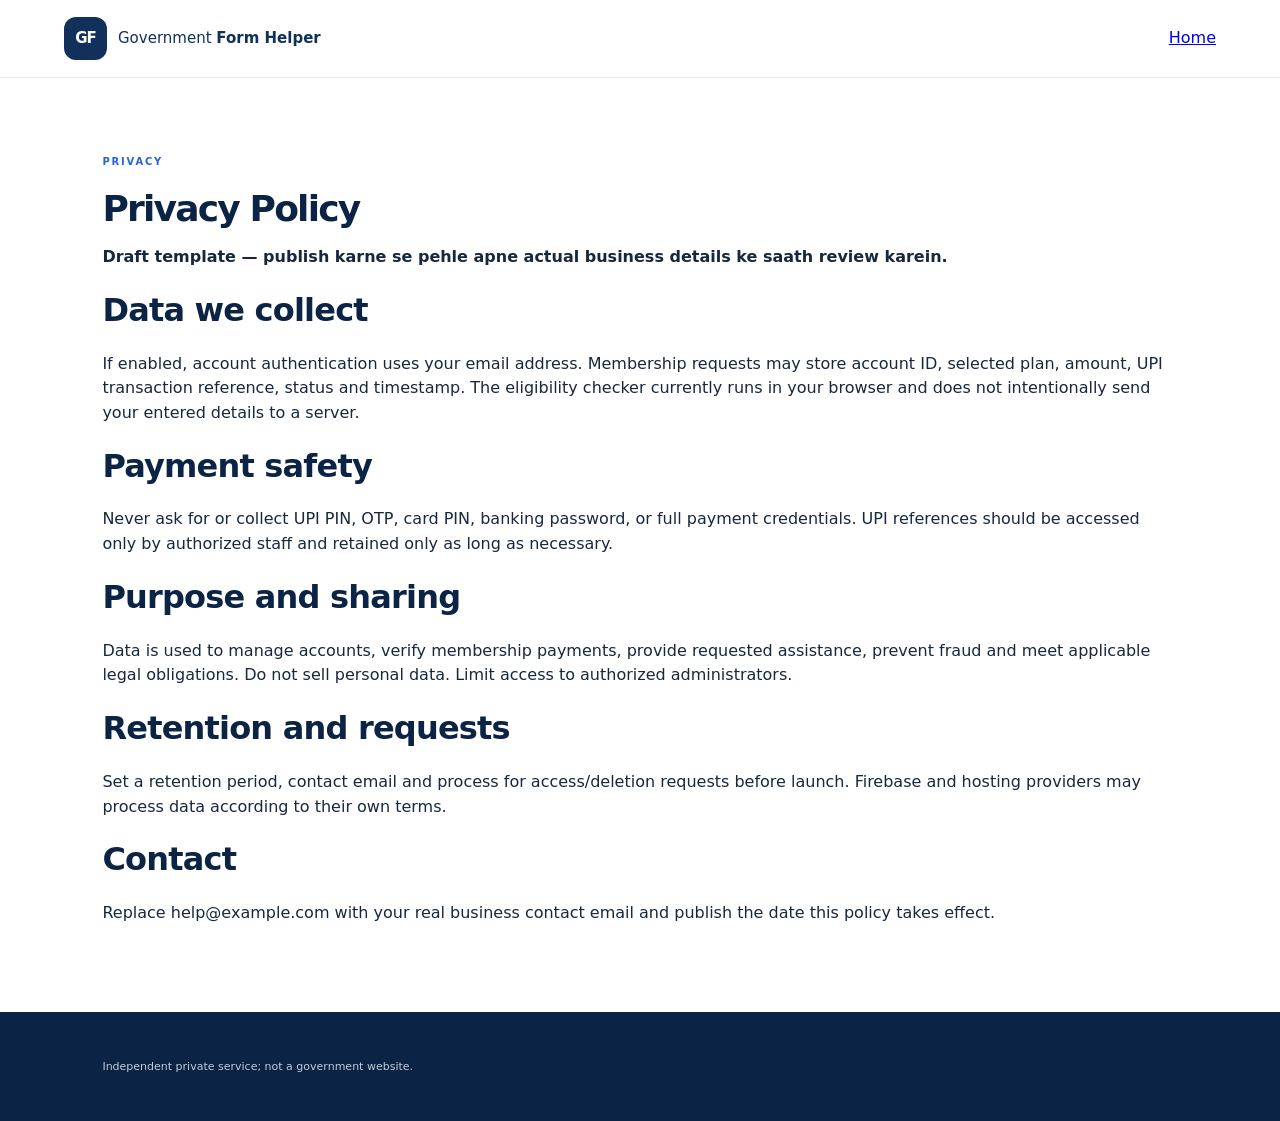
<file: privacy.html>
<!doctype html><html lang="hi"><head><meta charset="utf-8"><meta name="viewport" content="width=device-width,initial-scale=1"><title>Privacy Policy | Government Form Helper</title><link rel="stylesheet" href="styles.css"></head><body><header class="topbar"><a class="brand" href="index.html"><span class="brand-icon">GF</span><span>Government <b>Form Helper</b></span></a><a href="index.html">Home</a></header><main class="section"><span class="eyebrow">PRIVACY</span><h1 style="font-size:36px">Privacy Policy</h1><p><b>Draft template — publish karne se pehle apne actual business details ke saath review karein.</b></p><h2>Data we collect</h2><p>If enabled, account authentication uses your email address. Membership requests may store account ID, selected plan, amount, UPI transaction reference, status and timestamp. The eligibility checker currently runs in your browser and does not intentionally send your entered details to a server.</p><h2>Payment safety</h2><p>Never ask for or collect UPI PIN, OTP, card PIN, banking password, or full payment credentials. UPI references should be accessed only by authorized staff and retained only as long as necessary.</p><h2>Purpose and sharing</h2><p>Data is used to manage accounts, verify membership payments, provide requested assistance, prevent fraud and meet applicable legal obligations. Do not sell personal data. Limit access to authorized administrators.</p><h2>Retention and requests</h2><p>Set a retention period, contact email and process for access/deletion requests before launch. Firebase and hosting providers may process data according to their own terms.</p><h2>Contact</h2><p>Replace help@example.com with your real business contact email and publish the date this policy takes effect.</p></main><footer><p>Independent private service; not a government website.</p></footer></body></html>
</file>
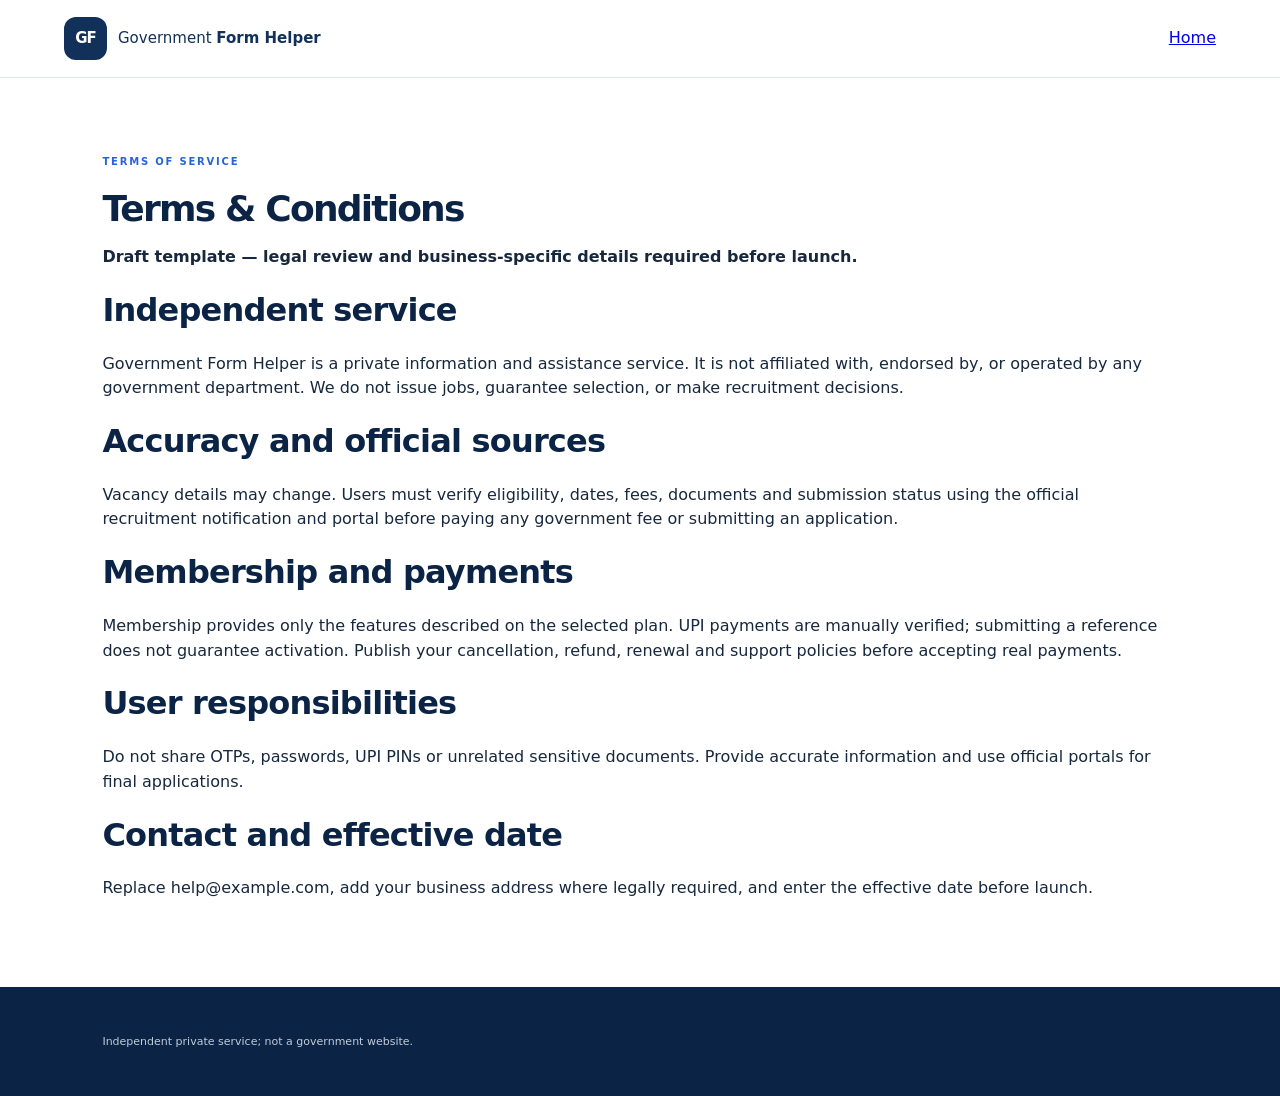
<file: terms.html>
<!doctype html><html lang="hi"><head><meta charset="utf-8"><meta name="viewport" content="width=device-width,initial-scale=1"><title>Terms | Government Form Helper</title><link rel="stylesheet" href="styles.css"></head><body><header class="topbar"><a class="brand" href="index.html"><span class="brand-icon">GF</span><span>Government <b>Form Helper</b></span></a><a href="index.html">Home</a></header><main class="section"><span class="eyebrow">TERMS OF SERVICE</span><h1 style="font-size:36px">Terms & Conditions</h1><p><b>Draft template — legal review and business-specific details required before launch.</b></p><h2>Independent service</h2><p>Government Form Helper is a private information and assistance service. It is not affiliated with, endorsed by, or operated by any government department. We do not issue jobs, guarantee selection, or make recruitment decisions.</p><h2>Accuracy and official sources</h2><p>Vacancy details may change. Users must verify eligibility, dates, fees, documents and submission status using the official recruitment notification and portal before paying any government fee or submitting an application.</p><h2>Membership and payments</h2><p>Membership provides only the features described on the selected plan. UPI payments are manually verified; submitting a reference does not guarantee activation. Publish your cancellation, refund, renewal and support policies before accepting real payments.</p><h2>User responsibilities</h2><p>Do not share OTPs, passwords, UPI PINs or unrelated sensitive documents. Provide accurate information and use official portals for final applications.</p><h2>Contact and effective date</h2><p>Replace help@example.com, add your business address where legally required, and enter the effective date before launch.</p></main><footer><p>Independent private service; not a government website.</p></footer></body></html>
</file>
<file: styles.css>
:root{--navy:#12315a;--navy2:#0b2344;--blue:#2764dc;--ink:#17283e;--muted:#69788b;--line:#e1e8f0;--bg:#f6f8fc;--white:#fff;--green:#16815f;--gold:#f0b43c}*{box-sizing:border-box}html{scroll-behavior:smooth;scroll-padding-top:90px}body{margin:0;font-family:Inter,ui-sans-serif,system-ui,-apple-system,"Segoe UI",sans-serif;color:var(--ink);background:#fff;line-height:1.55}.topbar{height:78px;display:flex;align-items:center;justify-content:space-between;padding:0 max(5vw,20px);gap:24px;background:#fff;position:sticky;top:0;z-index:10;border-bottom:1px solid var(--line)}.brand{display:flex;align-items:center;gap:11px;text-decoration:none;color:var(--navy);font-size:15px;line-height:1.25}.brand small{display:block;color:var(--muted);font-size:10px;letter-spacing:.6px;margin-top:5px}.brand-icon{width:43px;height:43px;border-radius:12px;background:var(--navy);color:#fff;display:grid;place-items:center;font-weight:850;letter-spacing:-1px}nav{display:flex;align-items:center;gap:25px}nav a,.footer-links a{font-size:13px;text-decoration:none;color:#4b5b70;font-weight:650}nav a:hover,.footer-links a:hover{color:var(--blue)}.btn{border:0;border-radius:10px;padding:12px 17px;font-weight:750;font-size:13px;cursor:pointer;text-decoration:none;display:inline-flex;align-items:center;justify-content:center;gap:10px;transition:.2s}.btn-primary{background:var(--blue);color:white;box-shadow:0 7px 18px #2764dc28}.btn-primary:hover{background:#194fbd;transform:translateY(-1px)}.btn-outline{background:#fff;color:var(--navy);border:1px solid #cbd6e5}.btn-light{background:#edf2fb;color:var(--navy)}.full{width:100%;margin-top:8px}.notice{padding:10px 5vw;text-align:center;background:#fff5db;color:#775416;font-size:12px;border-bottom:1px solid #f1dfb1}.hero{padding:70px 8vw 62px;background:linear-gradient(115deg,#f4f7fd 0%,#fff 58%,#eaf1ff 100%);display:grid;grid-template-columns:1.35fr .8fr;align-items:center;gap:7vw;min-height:490px}.eyebrow{font-size:10px;letter-spacing:1.8px;font-weight:850;color:var(--blue)}h1{font-size:clamp(34px,4vw,54px);line-height:1.12;letter-spacing:-1.8px;color:var(--navy2);margin:16px 0}h1 em{font-style:normal;color:var(--blue)}.hero-copy>p{max-width:590px;color:#607087;font-size:15px;line-height:1.8}.hero-actions{display:flex;gap:12px;flex-wrap:wrap;margin:25px 0}.trust-row{display:flex;gap:18px;flex-wrap:wrap;font-size:11px;color:#506b83}.trust-row span:first-letter{color:var(--green)}.hero-card{background:white;border:1px solid #e5ebf5;border-radius:20px;padding:25px;box-shadow:0 22px 60px #17365d12;max-width:390px;width:100%;justify-self:center}.card-top,.card-foot{display:flex;align-items:center;justify-content:space-between}.mini-icon{background:#eaf0ff;color:var(--blue);width:42px;height:42px;border-radius:12px;display:grid;place-items:center;font-size:23px}.live{font-size:9px;letter-spacing:1px;font-weight:850;color:var(--green);background:#e6f7f0;border-radius:30px;padding:7px 10px}.muted{color:#8290a1;font-size:10px;letter-spacing:1.5px;font-weight:800;margin:24px 0 4px}.hero-card h3{font-size:22px;margin:0 0 15px;color:var(--navy)}.check-list{list-style:none;padding:0;margin:0}.check-list li{padding:11px 0;border-bottom:1px solid #edf1f6;font-size:12px;color:#53647a}.check-list li span{display:inline-grid;place-items:center;background:#e6f7f0;color:var(--green);width:21px;height:21px;border-radius:50%;margin-right:9px}.card-foot{margin-top:20px;font-size:11px;color:#7c8da1}.stats{display:grid;grid-template-columns:repeat(3,1fr);padding:24px 10vw;background:var(--navy);color:white}.stats div{text-align:center;border-right:1px solid #ffffff25}.stats div:last-child{border:0}.stats b,.stats span{display:block}.stats b{font-size:14px}.stats span{font-size:11px;color:#c3d1e4;margin-top:4px}.section{padding:70px 8vw}.section-head{display:flex;align-items:end;justify-content:space-between;gap:24px;margin-bottom:28px}.section h2{font-size:32px;letter-spacing:-.8px;color:var(--navy2);margin:7px 0}.section-head p{font-size:13px;color:var(--muted);margin:0}.search{border:1px solid var(--line);border-radius:10px;padding:0 12px;display:flex;align-items:center;gap:8px;width:min(310px,100%);height:44px;color:#8290a1}.search input{border:0;outline:0;width:100%;font:inherit;font-size:12px}.vacancy-grid{display:grid;grid-template-columns:repeat(3,1fr);gap:17px}.vacancy-card,.plan-card{border:1px solid var(--line);border-radius:15px;padding:21px;background:white;display:flex;flex-direction:column;align-items:flex-start;min-width:0}.vacancy-card:hover,.plan-card:hover{border-color:#b9cbec;box-shadow:0 12px 28px #153b6710}.tag{font-size:9px;font-weight:850;letter-spacing:.6px;padding:6px 9px;background:#edf3ff;color:#2457a8;border-radius:6px}.vacancy-card h3{font-size:17px;color:var(--navy);margin:14px 0 7px}.vacancy-card p{font-size:12px;color:var(--muted);margin:0 0 16px}.vacancy-meta{display:grid;grid-template-columns:1fr 1fr;gap:10px;width:100%;margin:0 0 18px}.vacancy-meta div{background:#f7f9fc;padding:9px;border-radius:8px}.vacancy-meta small,.vacancy-meta b{display:block}.vacancy-meta small{font-size:9px;color:#8390a1}.vacancy-meta b{font-size:11px;margin-top:3px}.vacancy-card .btn{width:100%;margin-top:auto}.empty{color:var(--muted);font-size:13px}.hidden{display:none!important}.eligibility-section{background:var(--bg)}.eligibility-layout{display:grid;grid-template-columns:1fr 1fr;gap:22px}.eligibility-form,.result-panel{border:1px solid var(--line);border-radius:16px;background:#fff;padding:25px}.eligibility-form{display:grid;grid-template-columns:1fr 1fr;gap:16px}.eligibility-form label,.modal label{font-size:11px;color:#53647a;font-weight:750;display:flex;flex-direction:column;gap:7px}.eligibility-form label:nth-child(3){grid-column:1/-1}.eligibility-form input,.eligibility-form select,.modal input{border:1px solid #d9e1ec;border-radius:9px;background:white;padding:12px;font:inherit;font-size:12px;color:var(--ink);width:100%;min-width:0}.eligibility-form button{grid-column:1/-1}.fine{font-size:10px!important;color:#8490a0!important;line-height:1.6;margin:0}.eligibility-form .fine{grid-column:1/-1}.result-panel{display:flex;flex-direction:column;justify-content:center;align-items:flex-start;background:linear-gradient(140deg,#f0f5ff,#fff)}.result-icon{display:grid;place-items:center;width:43px;height:43px;background:#e1ebff;color:var(--blue);border-radius:12px;font-size:21px}.result-panel h3{font-size:20px;color:var(--navy);margin:16px 0 6px}.result-panel p{font-size:12px;color:var(--muted);margin:0;line-height:1.8}.center{text-align:center;justify-content:center}.plan-grid{display:grid;grid-template-columns:repeat(3,1fr);gap:17px}.plan-card.featured{border:2px solid var(--blue);position:relative}.popular{position:absolute;right:14px;top:14px;background:#e8efff;color:var(--blue);font-size:9px;padding:5px 8px;border-radius:20px;font-weight:800}.plan-card h3{font-size:16px;margin:15px 0 4px;color:var(--navy)}.price{font-size:33px;font-weight:850;letter-spacing:-1px;color:var(--navy)}.price small{font-size:11px;color:var(--muted);font-weight:500;letter-spacing:0}.plan-card>p{font-size:11px;color:var(--muted);min-height:35px}.plan-card ul{list-style:none;padding:0;margin:5px 0 22px;flex:1;width:100%}.plan-card li{font-size:11px;color:#52647b;padding:8px 0;border-bottom:1px solid #edf1f6}.plan-card li:before{content:"✓";color:var(--green);font-weight:900;margin-right:8px}.plan-card .btn{width:100%;margin-top:auto}.payment-note{display:flex;gap:15px;align-items:center;background:#f5f8fd;border:1px solid var(--line);padding:18px;border-radius:13px;margin-top:20px}.upi-symbol{width:42px;height:42px;display:grid;place-items:center;background:#e7efff;border-radius:12px;color:var(--blue);font-size:23px;font-weight:800}.payment-note b{font-size:12px}.payment-note p{margin:3px 0 0;color:var(--muted);font-size:11px}.steps-section{background:#f6f8fc}.steps{display:grid;grid-template-columns:repeat(3,1fr);gap:18px}.steps>div{background:white;border:1px solid var(--line);border-radius:14px;padding:22px}.steps span{font-size:11px;color:var(--blue);font-weight:850}.steps h3{font-size:16px;color:var(--navy);margin:12px 0 5px}.steps p{font-size:12px;color:var(--muted);margin:0}footer{padding:35px 8vw;background:var(--navy2);color:white}footer .footer-brand{display:flex;align-items:center;gap:10px;font-size:14px}footer .brand-icon{background:#244b80}footer p{font-size:11px;color:#c1ccdc;max-width:620px}footer small{font-size:10px;color:#9eafc5}.footer-links{display:flex;gap:20px;margin:18px 0}.footer-links a{color:#e1eaf6}.toast{position:fixed;bottom:20px;left:50%;transform:translate(-50%,20px);background:#102947;color:white;border-radius:10px;padding:12px 18px;font-size:12px;opacity:0;pointer-events:none;transition:.25s;z-index:99;max-width:90vw}.toast.show{opacity:1;transform:translate(-50%,0)}.modal{border:0;border-radius:18px;padding:28px;width:min(440px,calc(100% - 28px));box-shadow:0 25px 90px #081a3270}.modal::backdrop{background:#091a32a6;backdrop-filter:blur(3px)}.modal h2{font-size:25px;color:var(--navy);margin:8px 0 20px}.modal form{display:grid;gap:14px}.modal .close{float:right;border:0;background:#f1f4f8;border-radius:50%;width:30px;height:30px;font-size:21px;cursor:pointer}.text-btn{border:0;background:none;color:var(--blue);font-weight:750;font-size:12px;margin-top:14px;cursor:pointer;padding:0}.checkout-box{background:#f6f8fc;border:1px solid var(--line);padding:15px;border-radius:12px;margin:15px 0}.checkout-box p{font-size:12px;color:var(--muted)}.checkout-box code{word-break:break-all}.admin-area{padding:12px;background:#fff8e8;border:1px solid #f2dda7;border-radius:10px;margin-top:12px;font-size:11px;color:#765315}@media(max-width:850px){.topbar{padding:12px 5vw;height:auto;min-height:70px;flex-wrap:wrap}nav{gap:14px;flex-wrap:wrap}nav a{font-size:11px}.hero{padding:50px 6vw;grid-template-columns:1fr;gap:30px}.hero-card{max-width:100%}.section{padding:52px 6vw}.vacancy-grid,.plan-grid{grid-template-columns:repeat(2,1fr)}.section-head{align-items:flex-start;flex-direction:column}.search{width:100%}.stats{padding:22px 4vw}.stats b{font-size:12px}.stats span{font-size:10px}}@media(max-width:560px){.topbar{gap:10px}.brand{font-size:13px}.brand-icon{width:38px;height:38px}nav{width:100%;justify-content:space-between;gap:8px}nav a{font-size:10px}.notice{font-size:10px;text-align:left;padding:10px 5vw}.hero{padding:43px 6vw}.hero-copy>p{font-size:13px}h1{font-size:36px}.trust-row{gap:9px;font-size:10px}.stats{gap:7px;padding:18px 3vw}.stats b{font-size:10px}.stats span{font-size:9px}.section h2{font-size:27px}.vacancy-grid,.plan-grid,.eligibility-layout,.steps{grid-template-columns:1fr}.eligibility-form{grid-template-columns:1fr}.eligibility-form label:nth-child(3),.eligibility-form button,.eligibility-form .fine{grid-column:auto}.plan-card>p{min-height:0}.section{padding:45px 5vw}.payment-note{align-items:flex-start}footer{padding:30px 5vw}}
</file>
